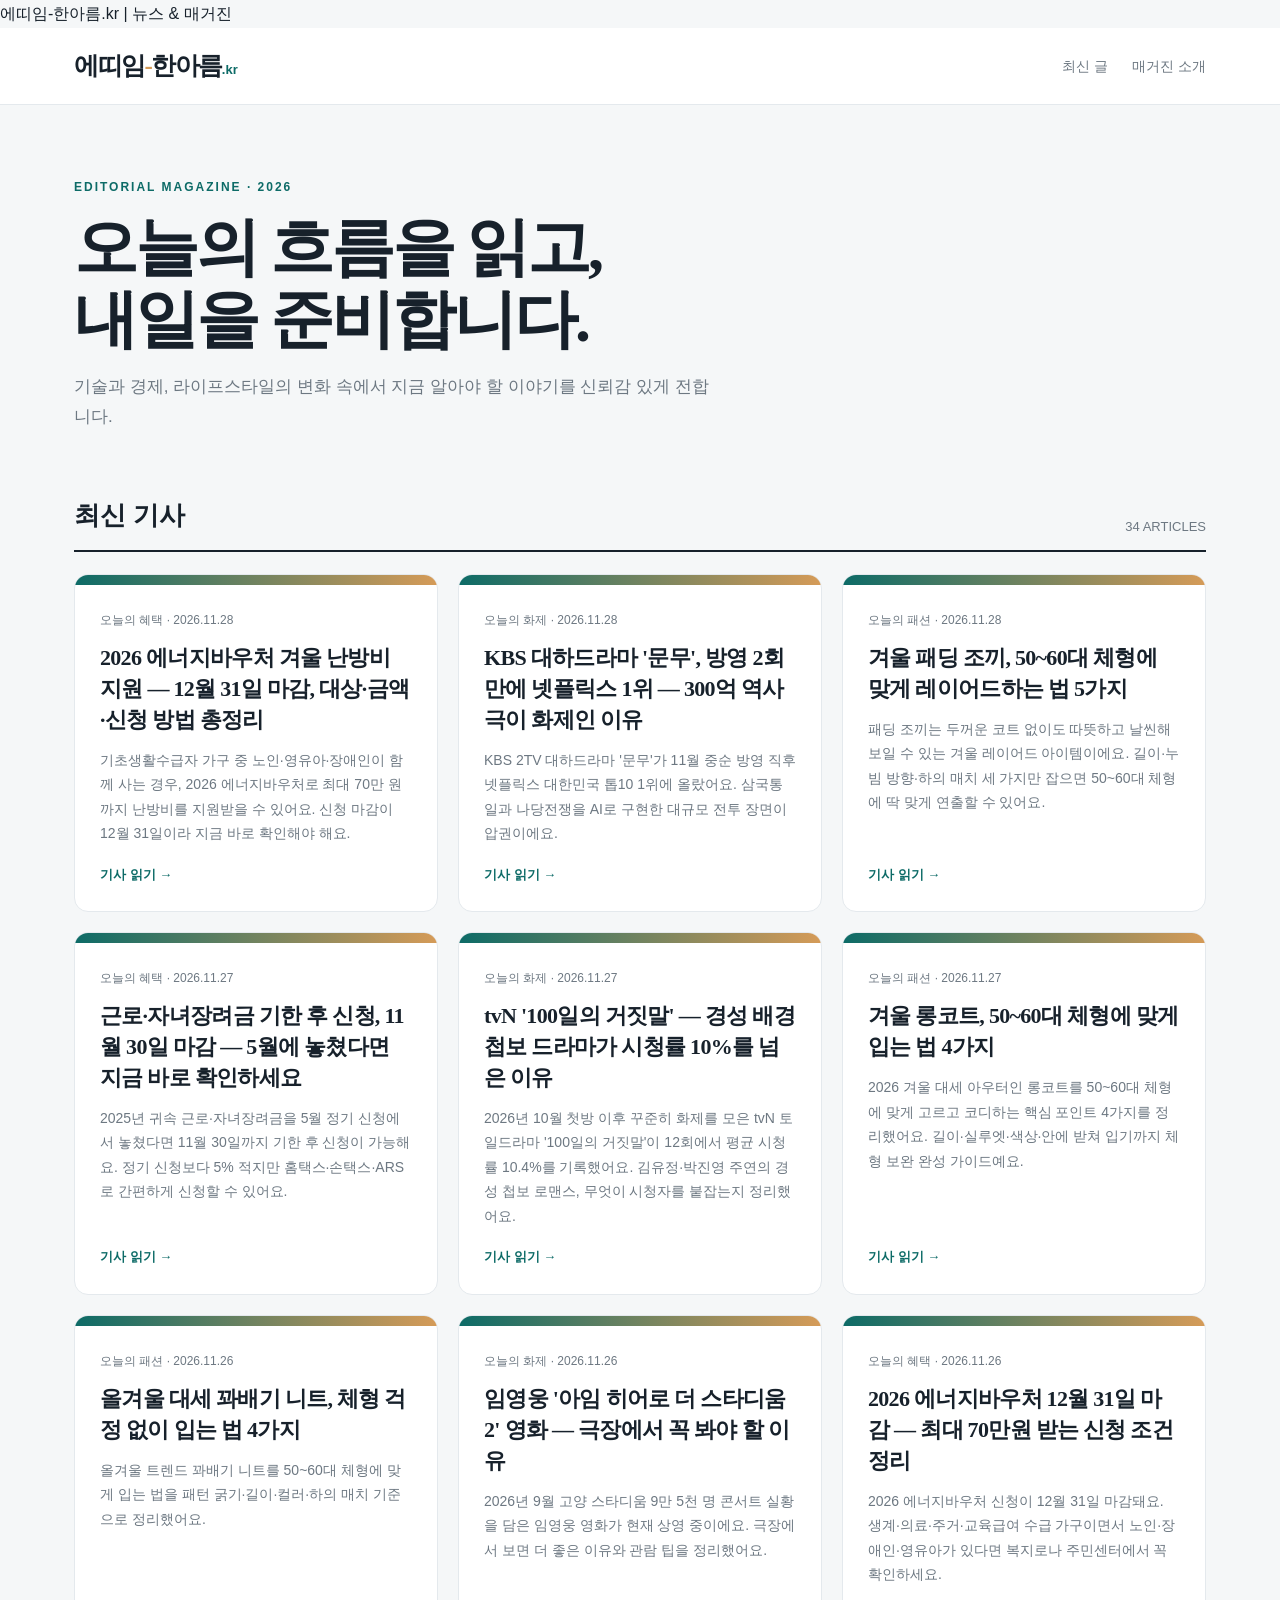
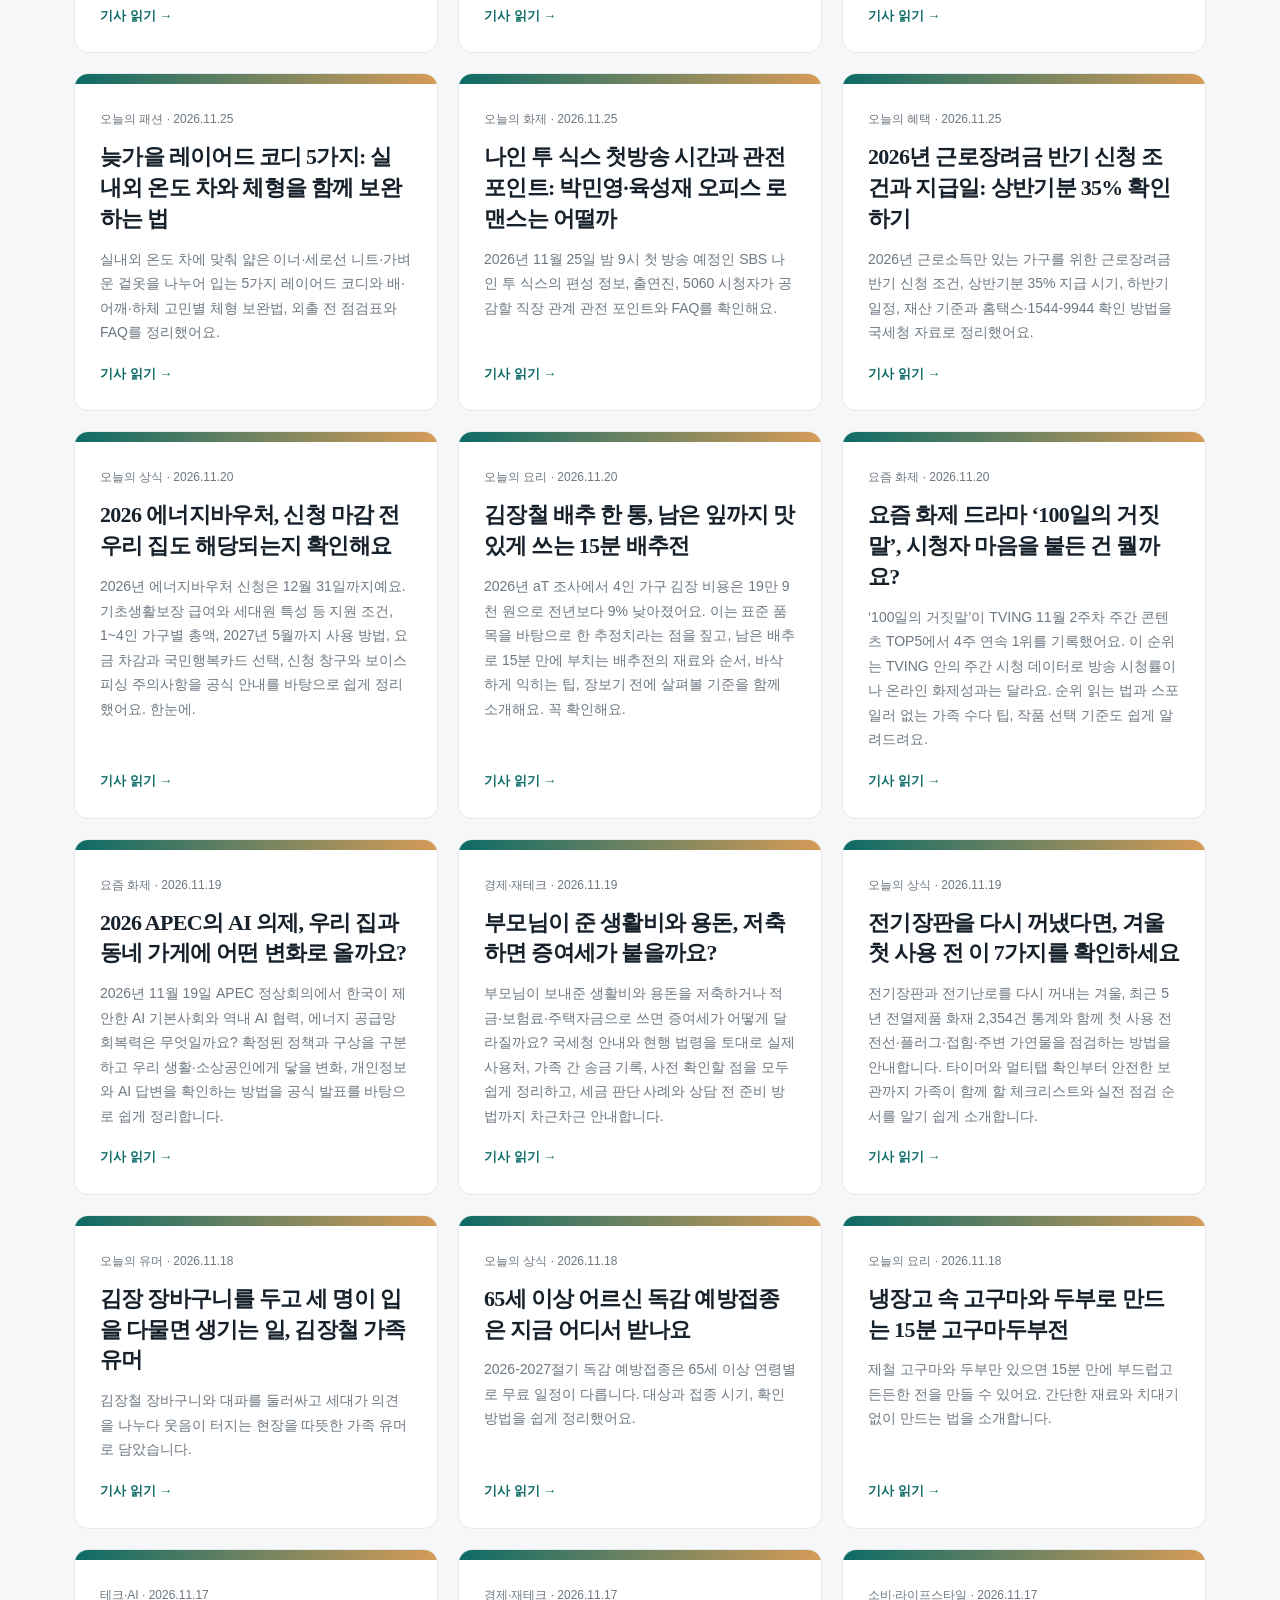
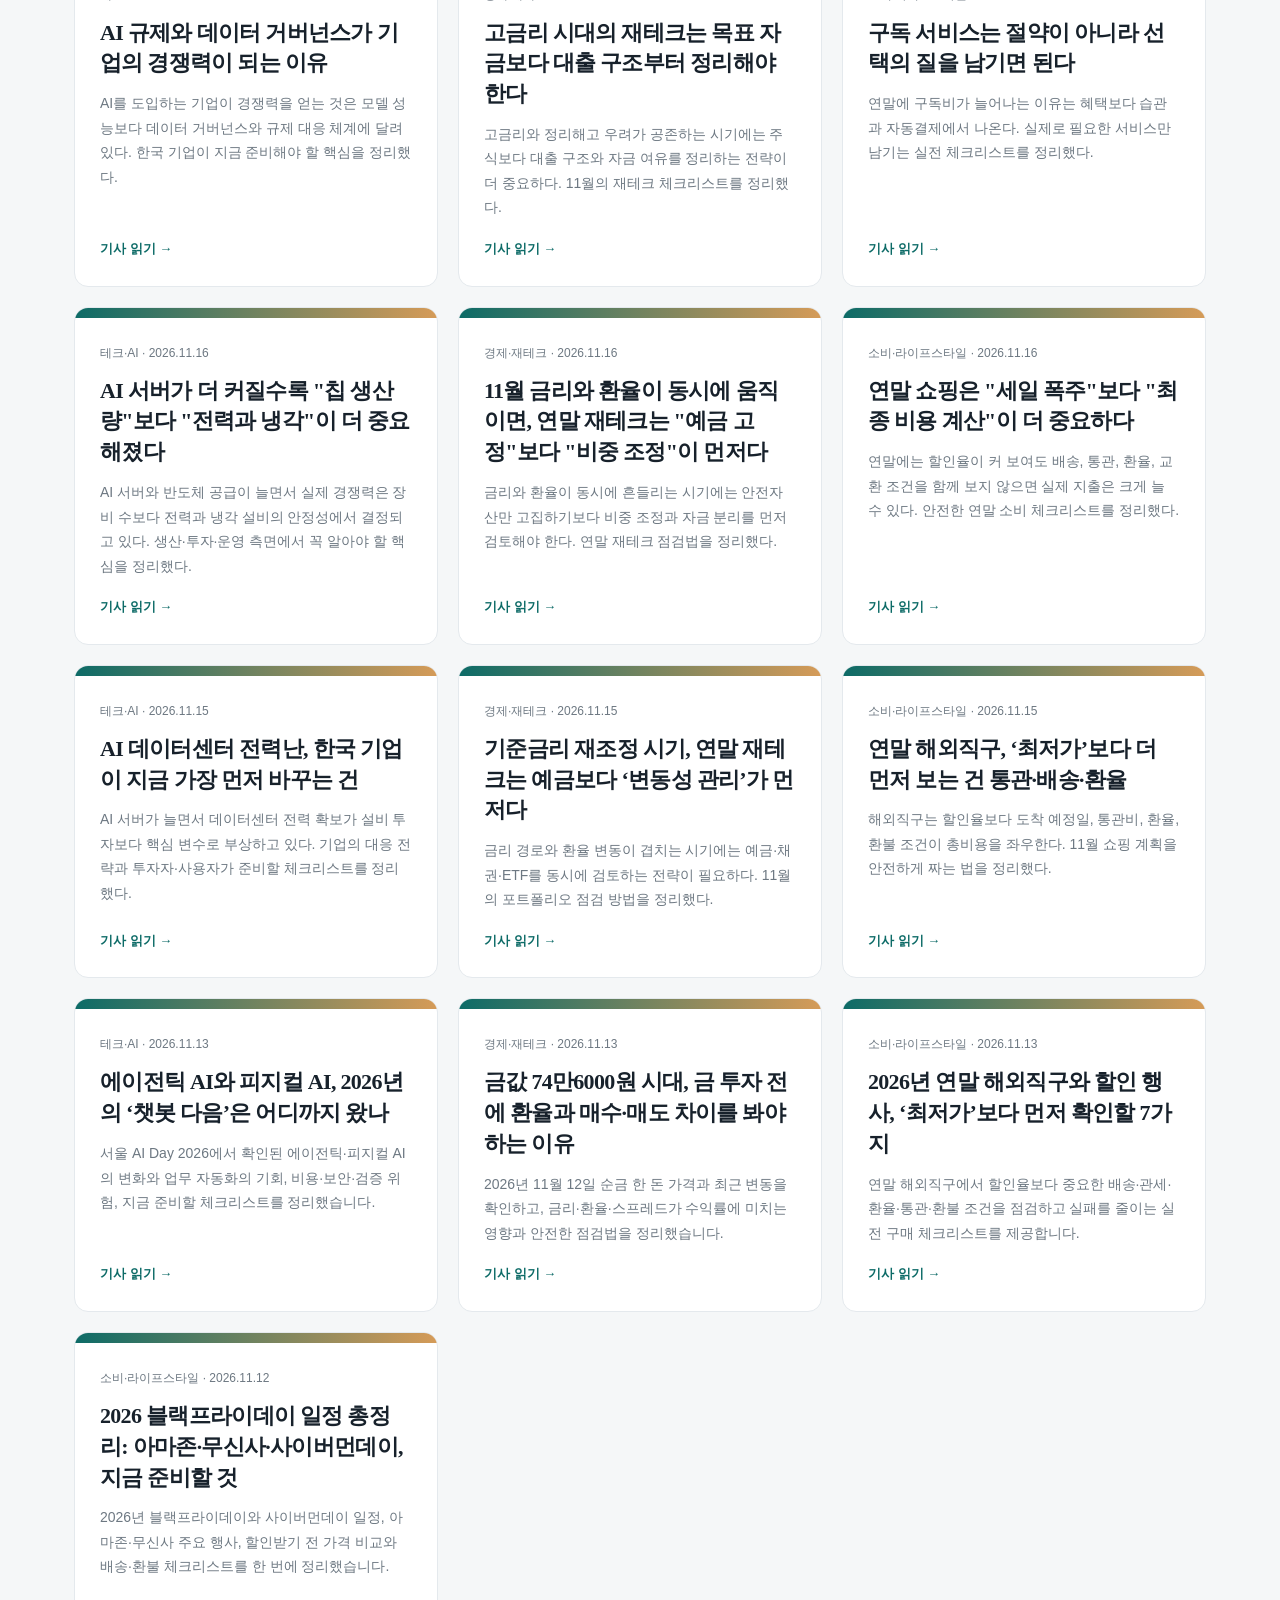
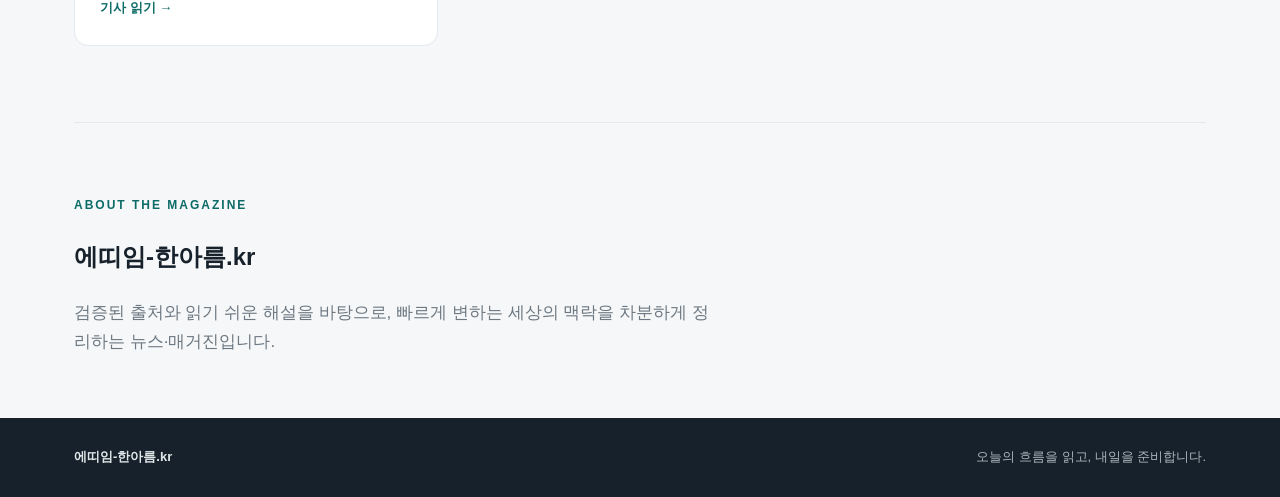
<file: index.html>
<!doctype html>
<html lang="ko">
<head>
  <meta charset="utf-8">
  <meta name="viewport" content="width=device-width, initial-scale=1">
  <meta name="description" content="에띠임-한아름.kr — 신뢰할 수 있는 최신 뉴스와 매거진."
  <title>에띠임-한아름.kr | 뉴스 & 매거진</title>
  <link rel="stylesheet" href="styles.css">
<meta name="google-site-verification" content="ID1MU4OYrMVVaEndGoY9J-tuzDTmx4rXczA4zfOR1rQ" />
</head>
<body>
  <header class="site-header">
    <div class="header-inner">
      <a class="brand" href="#/">에띠임<span>-</span>한아름<small>.kr</small></a>
      <nav aria-label="주요 메뉴"><a href="#/">최신 글</a><a href="#about">매거진 소개</a></nav>
    </div>
  </header>
  <main id="app" class="shell" aria-live="polite"></main>
  <footer class="site-footer"><div class="shell"><strong>에띠임-한아름.kr</strong><span>오늘의 흐름을 읽고, 내일을 준비합니다.</span></div></footer>
  <script src="app.js"></script>
</body>
</html>
</file>
<file: styles.css>
:root{--ink:#17212b;--muted:#6d7882;--line:#e4e9ed;--paper:#fff;--wash:#f5f7f8;--accent:#0d6b67;--accent2:#d59b58;--max:1180px}*{box-sizing:border-box}html{scroll-behavior:smooth}body{margin:0;color:var(--ink);background:var(--wash);font-family:Arial,"Noto Sans KR",sans-serif;line-height:1.75}.site-header{background:var(--paper);border-bottom:1px solid var(--line);position:sticky;top:0;z-index:10}.header-inner{max-width:var(--max);margin:auto;height:76px;padding:0 24px;display:flex;align-items:center;justify-content:space-between}.brand{color:var(--ink);font-family:Georgia,"Noto Serif KR",serif;font-size:25px;font-weight:700;letter-spacing:-1.5px;text-decoration:none}.brand span{color:var(--accent2)}.brand small{font:600 13px Arial;color:var(--accent);letter-spacing:0}.header-inner nav{display:flex;gap:24px}.header-inner nav a{color:var(--muted);font-size:14px;text-decoration:none}.header-inner nav a:hover{color:var(--accent)}.shell{max-width:var(--max);margin:auto;padding:0 24px}.hero{padding:72px 0 44px}.eyebrow{color:var(--accent);font-size:12px;font-weight:700;letter-spacing:2px;text-transform:uppercase}.hero h1{font-family:Georgia,"Noto Serif KR",serif;font-size:clamp(36px,5vw,64px);letter-spacing:-3px;line-height:1.12;margin:14px 0}.hero p{max-width:650px;color:var(--muted);font-size:17px}.section-title{display:flex;align-items:end;justify-content:space-between;border-bottom:2px solid var(--ink);margin-bottom:22px;padding-bottom:12px}.section-title h2{font-family:Georgia,"Noto Serif KR",serif;font-size:26px;margin:0}.count{color:var(--muted);font-size:13px}.post-grid{display:grid;grid-template-columns:repeat(3,1fr);gap:20px;padding-bottom:76px}.card{background:var(--paper);border:1px solid var(--line);border-radius:14px;overflow:hidden;display:flex;flex-direction:column;min-height:310px;transition:.2s box-shadow,.2s transform}.card:hover{box-shadow:0 12px 30px #17212b12;transform:translateY(-3px)}.card-top{height:10px;background:linear-gradient(90deg,var(--accent),var(--accent2))}.card-body{padding:25px;display:flex;flex:1;flex-direction:column}.card-meta,.article-meta{color:var(--muted);font-size:12px}.card h3{font-family:Georgia,"Noto Serif KR",serif;font-size:22px;line-height:1.4;letter-spacing:-.7px;margin:12px 0}.card p{color:var(--muted);font-size:14px;margin:0 0 18px}.read-more{color:var(--accent);font-size:13px;font-weight:700;text-decoration:none;margin-top:auto}.article{background:var(--paper);max-width:850px;margin:54px auto 80px;padding:clamp(28px,6vw,72px);border:1px solid var(--line);border-radius:16px}.back{color:var(--accent);font-size:13px;text-decoration:none}.article h1{font-family:Georgia,"Noto Serif KR",serif;font-size:clamp(32px,5vw,52px);line-height:1.25;letter-spacing:-2.5px;margin:22px 0 14px}.article-lead{border-left:3px solid var(--accent2);color:#52616b;font-size:18px;padding-left:18px;margin:26px 0 36px}.copy-btn{background:var(--accent);border:0;border-radius:7px;color:#fff;cursor:pointer;font-weight:700;padding:11px 16px}.copy-btn:hover{background:#09524f}.article-content{font-size:16px}.article-content h2{font-family:Georgia,"Noto Serif KR",serif;font-size:29px;line-height:1.35;border-top:1px solid var(--line);margin:44px 0 17px;padding-top:27px}.article-content h3{font-size:21px;margin:30px 0 9px}.article-content p{margin:0 0 18px}.article-content blockquote{background:#f2f7f6;border-radius:8px;color:#385b58;margin:18px 0;padding:17px 20px}.article-content ul,.article-content ol{padding-left:24px}.article-content table{border-collapse:collapse;display:block;max-width:100%;overflow:auto;margin:20px 0}.article-content th,.article-content td{border:1px solid var(--line);padding:10px 13px;text-align:left;white-space:nowrap}.article-content th{background:#f4f7f7}.article-content a{color:var(--accent)}.site-footer{background:var(--ink);color:#dfe6e8;padding:28px 0;font-size:13px}.site-footer .shell{display:flex;justify-content:space-between}.site-footer span{color:#aab6bb}@media(max-width:760px){.header-inner{height:64px;padding:0 18px}.brand{font-size:20px}.header-inner nav{gap:12px}.shell{padding:0 18px}.hero{padding:48px 0 34px}.post-grid{grid-template-columns:1fr;padding-bottom:48px}.article{margin:28px 0 50px;padding:28px 22px;border-radius:10px}.article h1{font-size:34px}.article-content{font-size:15px}.site-footer .shell{display:block}.site-footer span{display:block;margin-top:7px}}
</file>
